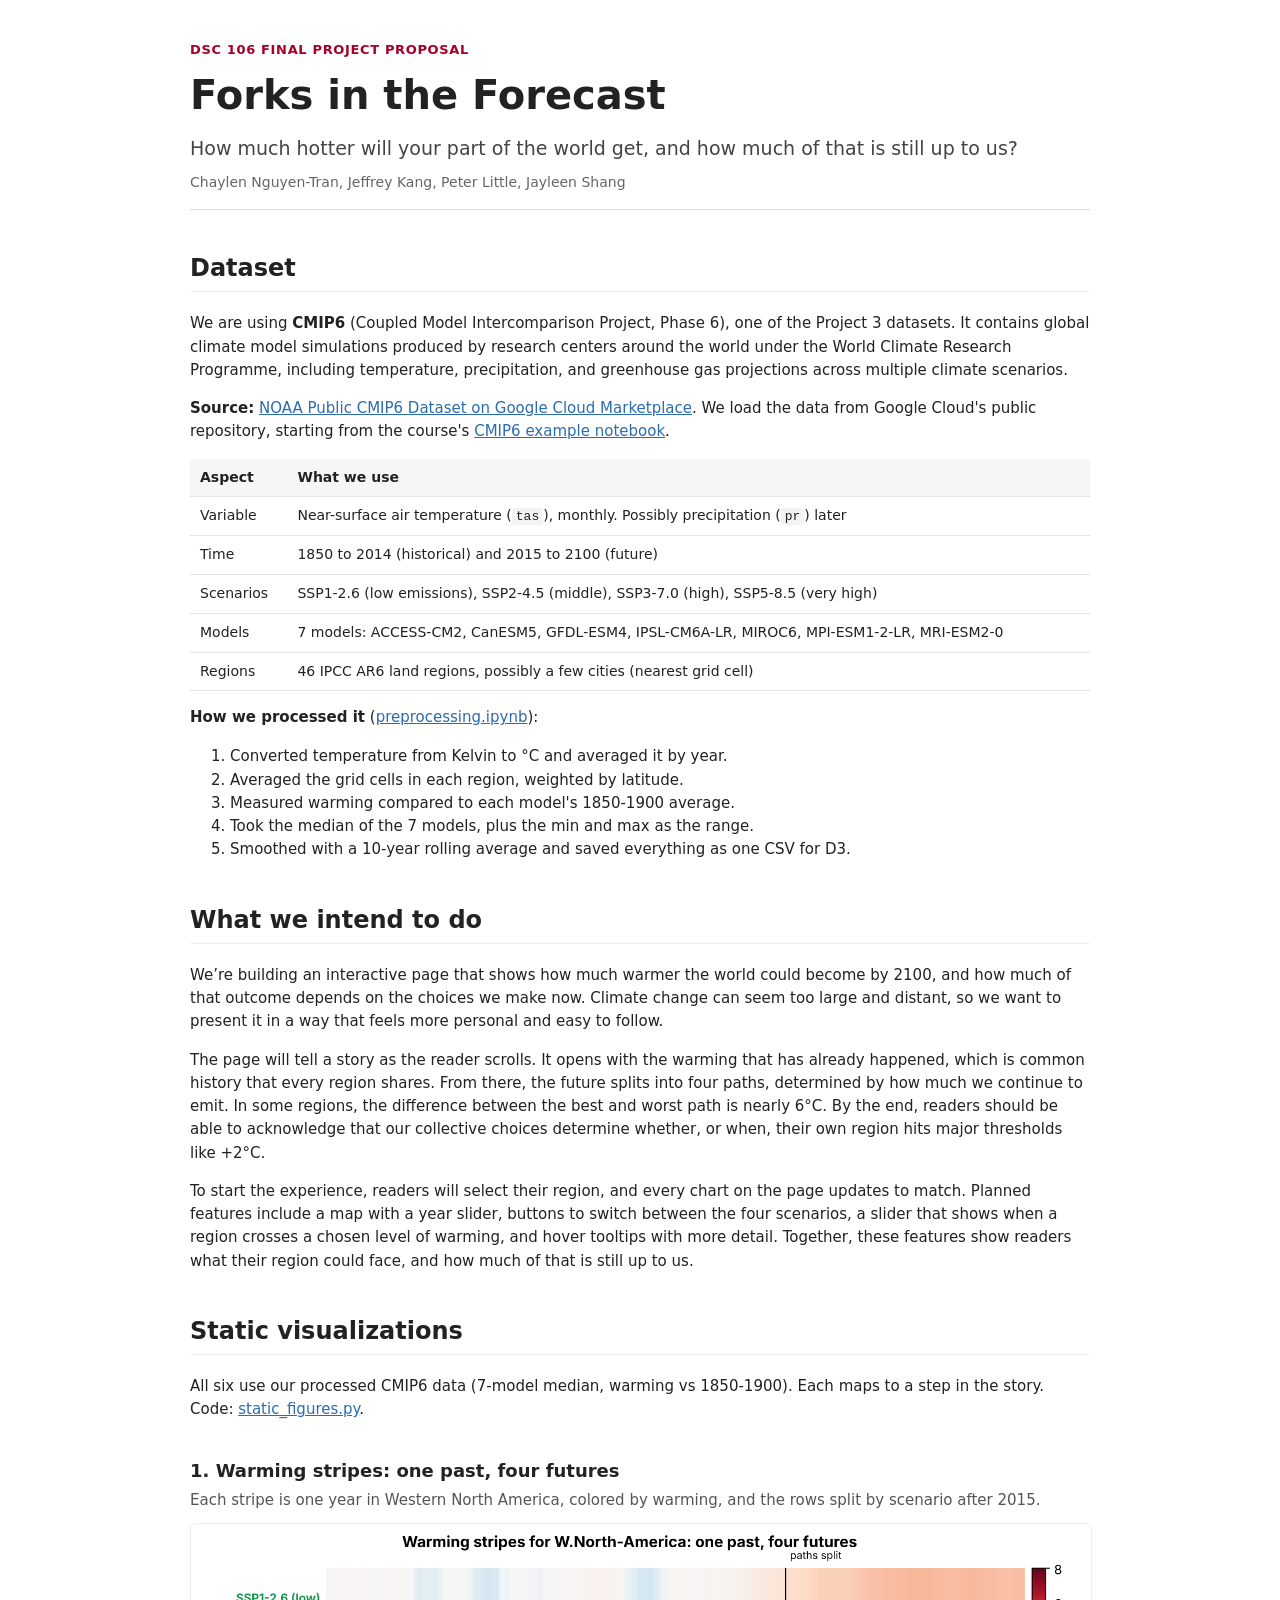
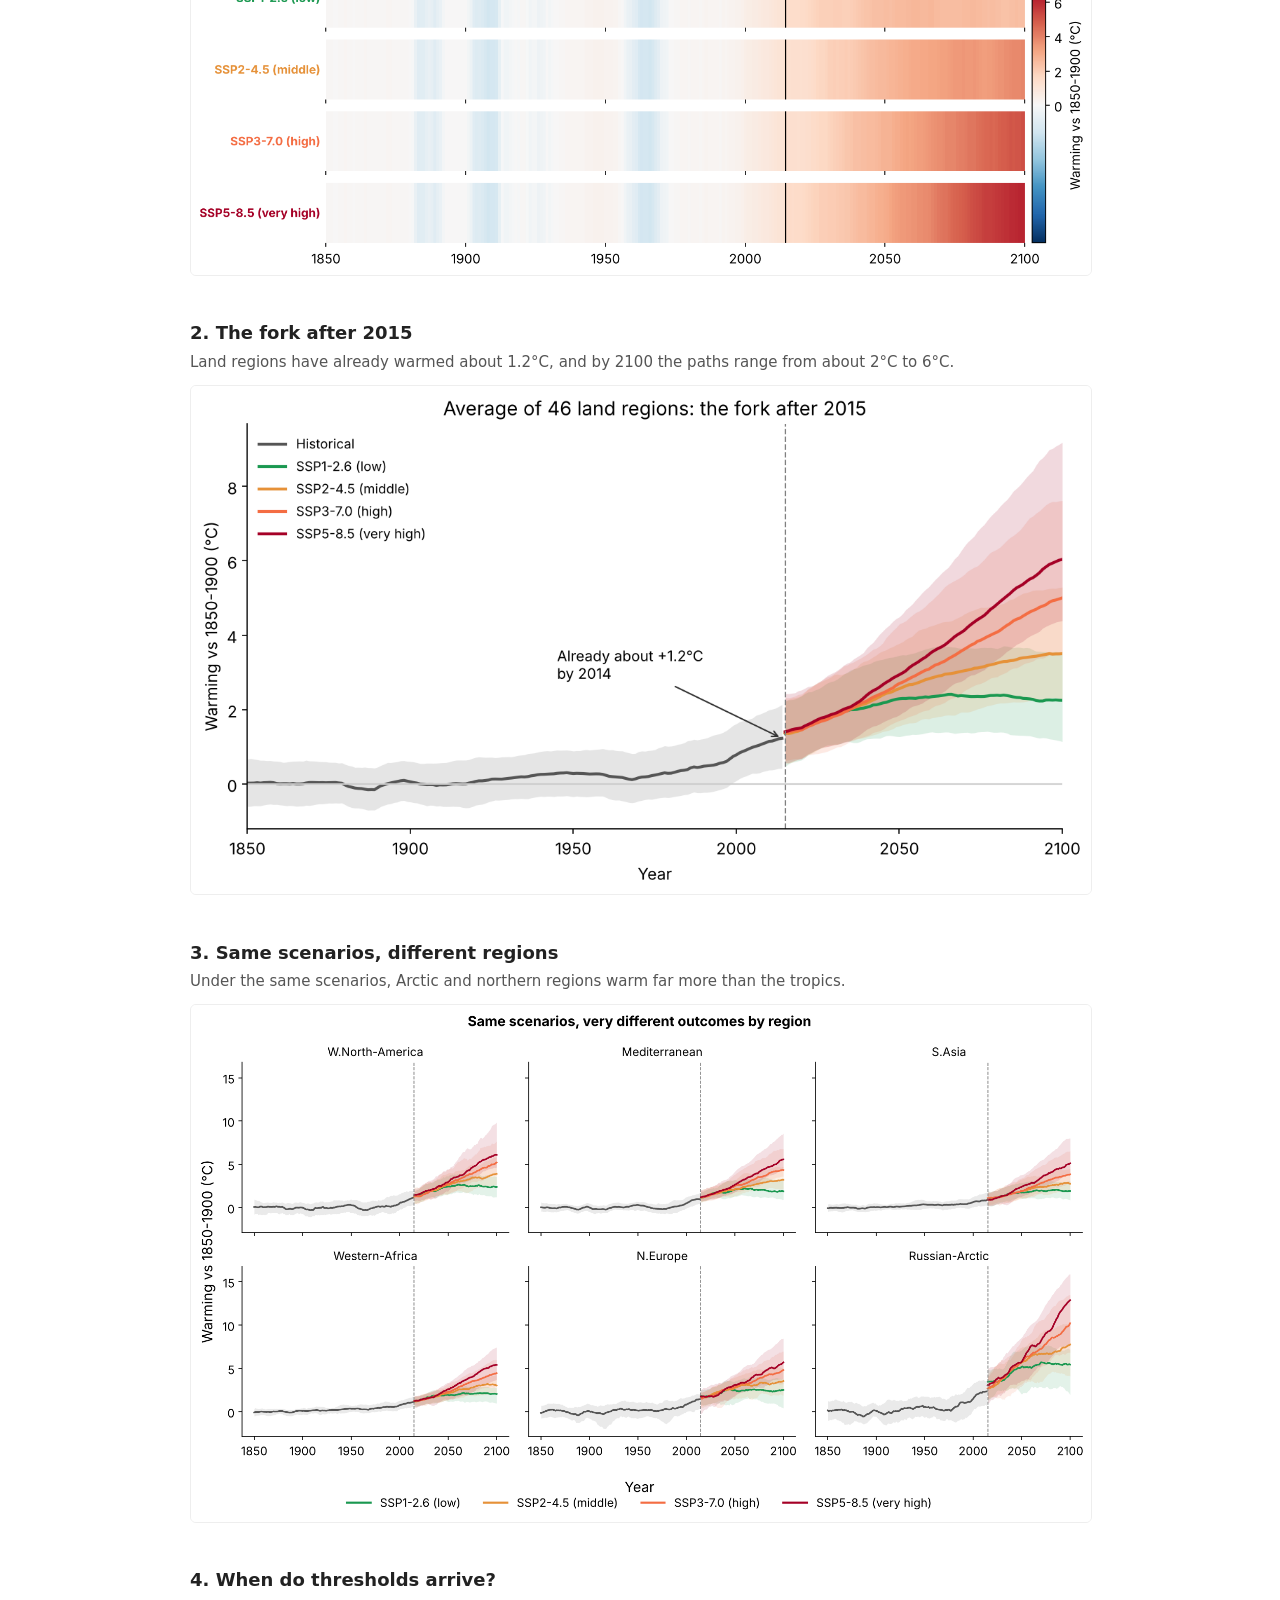
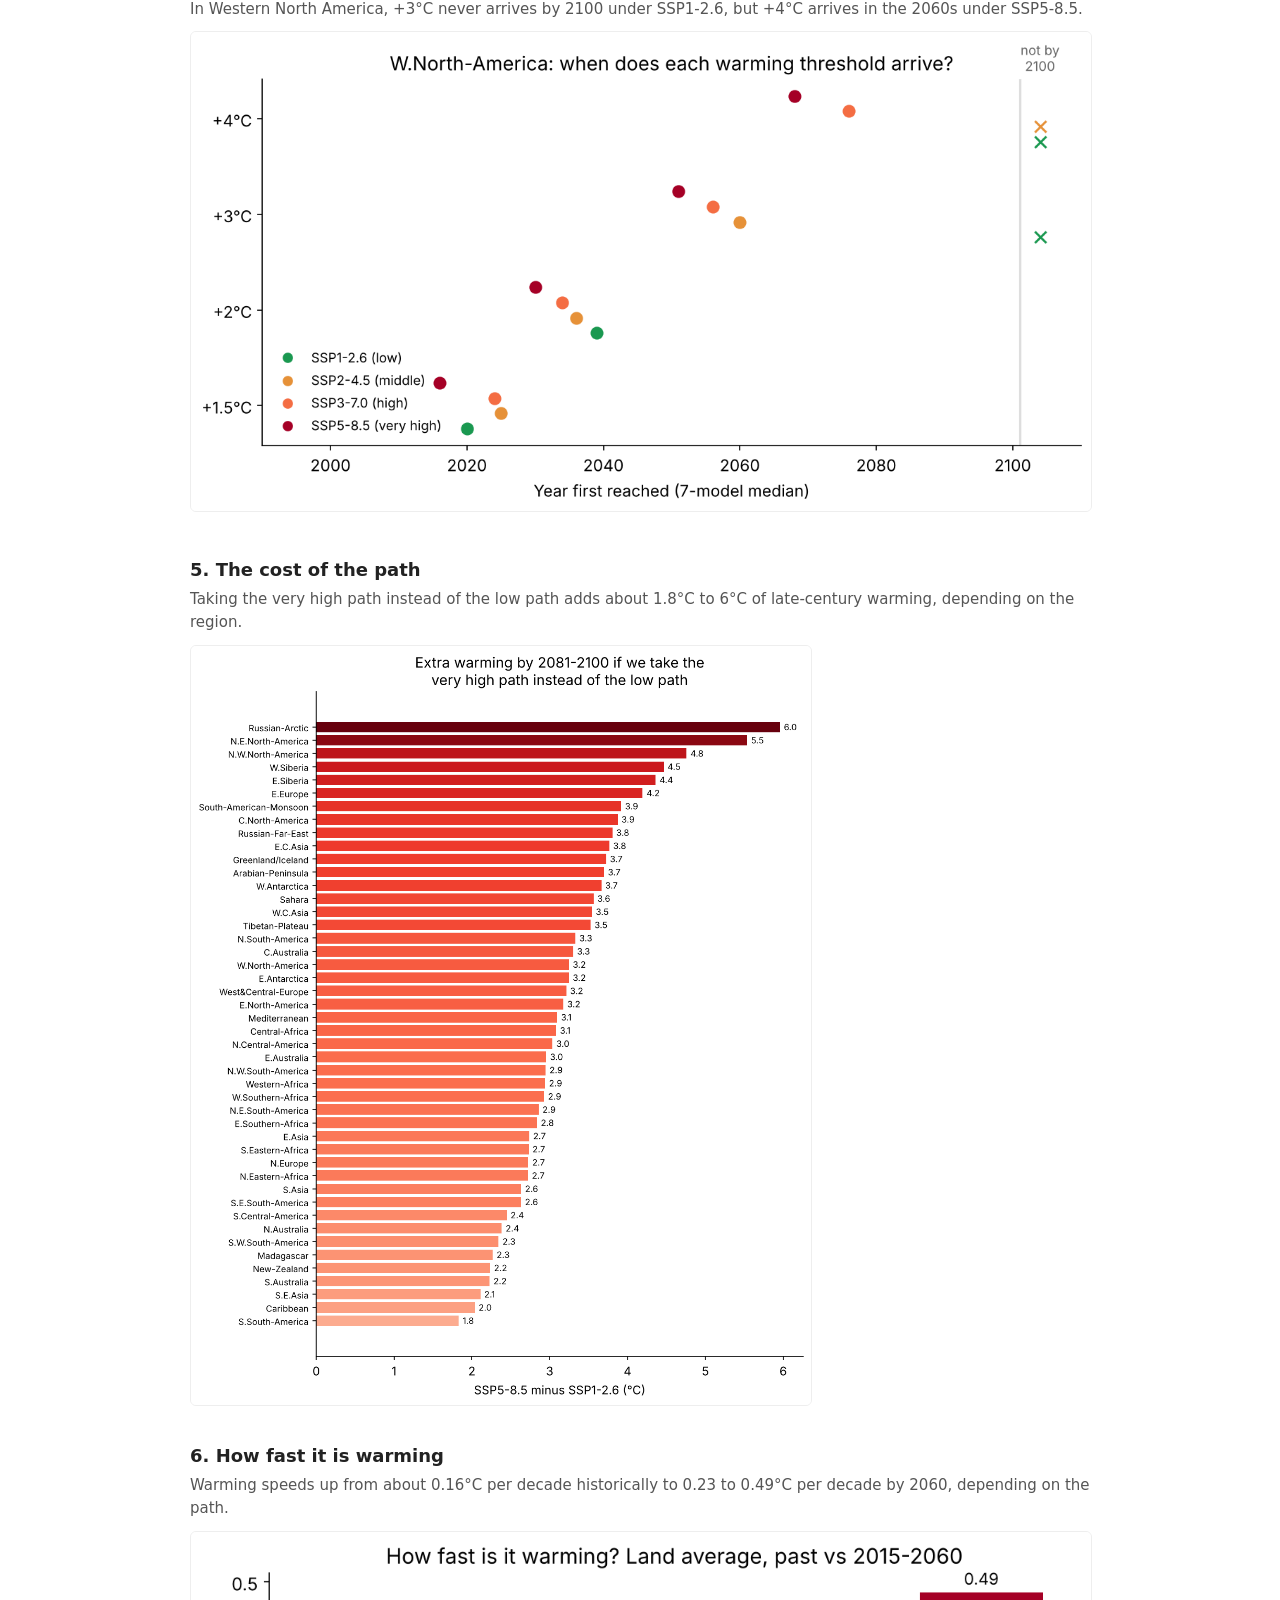
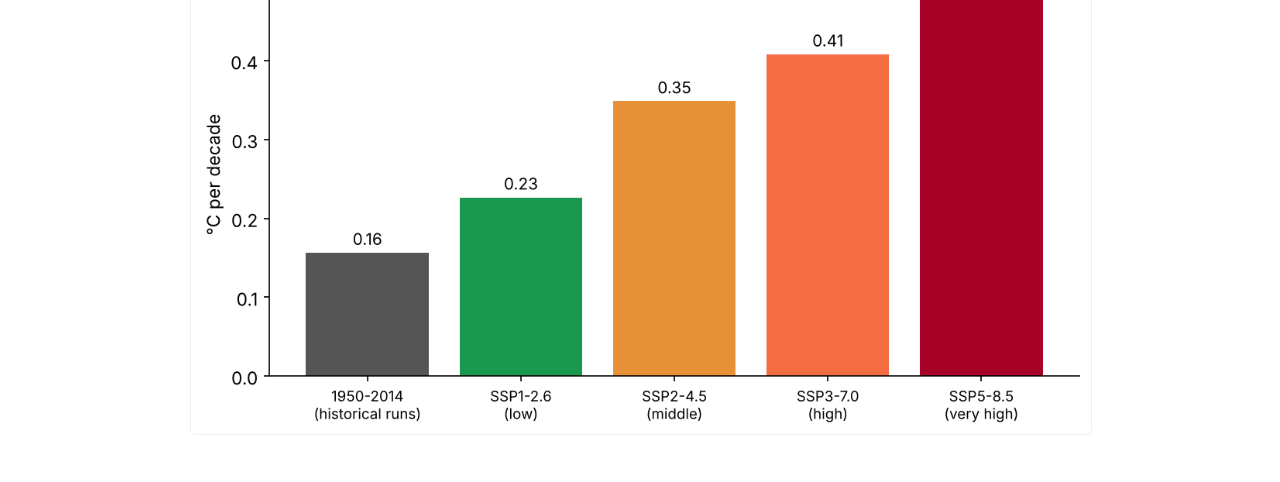
<file: proposal.html>
<!DOCTYPE html>
<html lang="en">
<head>
  <meta charset="utf-8">
  <meta name="viewport" content="width=device-width, initial-scale=1">
  <title>Forks in the Forecast</title>
  <link rel="stylesheet" href="proposal.css">
</head>
<body>
  <header>
    <p class="kicker">DSC 106 Final Project Proposal</p>
    <h1>Forks in the Forecast</h1>
    <p class="question">How much hotter will your part of the world get, and how much of that is still up to us?</p>
    <p class="team">Chaylen Nguyen-Tran, Jeffrey Kang, Peter Little, Jayleen Shang</p>
  </header>

  <section>
    <h2>Dataset</h2>
    <p>
      We are using <strong>CMIP6</strong> (Coupled Model Intercomparison Project, Phase 6), one of the Project 3
      datasets. It contains global climate model simulations produced by research centers around the world under the
      World Climate Research Programme, including temperature, precipitation, and greenhouse gas projections across
      multiple climate scenarios.
    </p>
    <p>
      <strong>Source:</strong>
      <a href="https://console.cloud.google.com/marketplace/product/noaa-public/cmip6">NOAA Public CMIP6 Dataset on Google Cloud Marketplace</a>.
      We load the data from Google Cloud's public repository, starting from the course's
      <a href="https://github.com/dsc-courses/dsc106-2025-fa/blob/main/lectures/climate-lecture/CMIP%20basic_search_and_load-colab.ipynb">CMIP6 example notebook</a>.
    </p>
    <table>
      <thead><tr><th>Aspect</th><th>What we use</th></tr></thead>
      <tbody>
        <tr><td>Variable</td><td>Near-surface air temperature (<code>tas</code>), monthly. Possibly precipitation (<code>pr</code>) later</td></tr>
        <tr><td>Time</td><td>1850 to 2014 (historical) and 2015 to 2100 (future)</td></tr>
        <tr><td>Scenarios</td><td>SSP1-2.6 (low emissions), SSP2-4.5 (middle), SSP3-7.0 (high), SSP5-8.5 (very high)</td></tr>
        <tr><td>Models</td><td>7 models: ACCESS-CM2, CanESM5, GFDL-ESM4, IPSL-CM6A-LR, MIROC6, MPI-ESM1-2-LR, MRI-ESM2-0</td></tr>
        <tr><td>Regions</td><td>46 IPCC AR6 land regions, possibly a few cities (nearest grid cell)</td></tr>
      </tbody>
    </table>
    <p><strong>How we processed it</strong> (<a href="analysis/preprocessing.ipynb">preprocessing.ipynb</a>):</p>
    <ol>
      <li>Converted temperature from Kelvin to °C and averaged it by year.</li>
      <li>Averaged the grid cells in each region, weighted by latitude.</li>
      <li>Measured warming compared to each model's 1850-1900 average.</li>
      <li>Took the median of the 7 models, plus the min and max as the range.</li>
      <li>Smoothed with a 10-year rolling average and saved everything as one CSV for D3.</li>
    </ol>
  </section>

  <section>
    <h2>What we intend to do</h2>
    <p>
      We’re building an interactive page that shows how much warmer the world could become by 2100, and how much of
      that outcome depends on the choices we make now. Climate change can seem too large and distant, so we want to
      present it in a way that feels more personal and easy to follow.
    </p>
    <p>
      The page will tell a story as the reader scrolls. It opens with the warming that has already happened, which is
      common history that every region shares. From there, the future splits into four paths, determined by how much
      we continue to emit. In some regions, the difference between the best and worst path is nearly 6°C. By the end,
      readers should be able to acknowledge that our collective choices determine whether, or when, their own region
      hits major thresholds like +2°C.
    </p>
    <p>
      To start the experience, readers will select their region, and every chart on the page updates to match.
      Planned features include a map with a year slider, buttons to switch between the four scenarios, a slider that
      shows when a region crosses a chosen level of warming, and hover tooltips with more detail. Together, these
      features show readers what their region could face, and how much of that is still up to us.
    </p>
  </section>

  <section>
    <h2>Static visualizations</h2>
    <p>
      All six use our processed CMIP6 data (7-model median, warming vs 1850-1900). Each maps to a step in the story.
      Code: <a href="analysis/static_figures.py">static_figures.py</a>.
    </p>

    <figure>
      <h3>1. Warming stripes: one past, four futures</h3>
      <p>Each stripe is one year in Western North America, colored by warming, and the rows split by scenario after 2015.</p>
      <img src="images/fig1_stripes.png" alt="Warming stripes for Western North America under four scenarios">
    </figure>

    <figure>
      <h3>2. The fork after 2015</h3>
      <p>Land regions have already warmed about 1.2°C, and by 2100 the paths range from about 2°C to 6°C.</p>
      <img src="images/fig2_land_paths.png" alt="Average land warming paths with model range">
    </figure>

    <figure>
      <h3>3. Same scenarios, different regions</h3>
      <p>Under the same scenarios, Arctic and northern regions warm far more than the tropics.</p>
      <img src="images/fig3_regions.png" alt="Warming paths for six contrasting regions">
    </figure>

    <figure>
      <h3>4. When do thresholds arrive?</h3>
      <p>In Western North America, +3°C never arrives by 2100 under SSP1-2.6, but +4°C arrives in the 2060s under SSP5-8.5.</p>
      <img src="images/fig4_thresholds.png" alt="Year each warming threshold is reached in Western North America">
    </figure>

    <figure>
      <h3>5. The cost of the path</h3>
      <p>Taking the very high path instead of the low path adds about 1.8°C to 6°C of late-century warming, depending on the region.</p>
      <img src="images/fig5_cost.png" alt="Extra warming under SSP5-8.5 vs SSP1-2.6 by region" class="tall">
    </figure>

    <figure>
      <h3>6. How fast it is warming</h3>
      <p>Warming speeds up from about 0.16°C per decade historically to 0.23 to 0.49°C per decade by 2060, depending on the path.</p>
      <img src="images/fig6_rate.png" alt="Warming rate per decade, past vs future scenarios">
    </figure>
  </section>
</body>
</html>
</file>
<file: proposal.css>
body {
  font-family: system-ui, sans-serif;
  max-width: 900px;
  margin: 40px auto;
  padding: 0 16px;
  color: #222;
  line-height: 1.55;
  background: #fff;
}
header { border-bottom: 1px solid #ddd; padding-bottom: 16px; margin-bottom: 8px; }
.kicker { color: #a50026; font-weight: 600; font-size: 13px; text-transform: uppercase; letter-spacing: 0.05em; margin: 0; }
h1 { font-size: 40px; margin: 4px 0 8px; }
.question { font-size: 19px; color: #444; margin: 0 0 8px; }
.team { color: #666; font-size: 14px; margin: 0; }
h2 { font-size: 24px; margin-top: 40px; border-bottom: 1px solid #eee; padding-bottom: 4px; }
h3 { font-size: 18px; margin: 0 0 4px; }
p, li { font-size: 15px; }
table { border-collapse: collapse; width: 100%; font-size: 14px; margin: 12px 0; }
th, td { text-align: left; padding: 8px 10px; border-bottom: 1px solid #e5e5e5; vertical-align: top; }
th { background: #f6f6f6; }
code { background: #f3f3f3; padding: 1px 4px; border-radius: 3px; font-size: 13px; }
figure { margin: 36px 0; }
figure p { color: #555; margin: 0 0 10px; }
figure img { width: 100%; height: auto; border: 1px solid #eee; border-radius: 6px; }
figure img.tall { max-width: 620px; display: block; }
a { color: #2b6cb0; }
</file>
